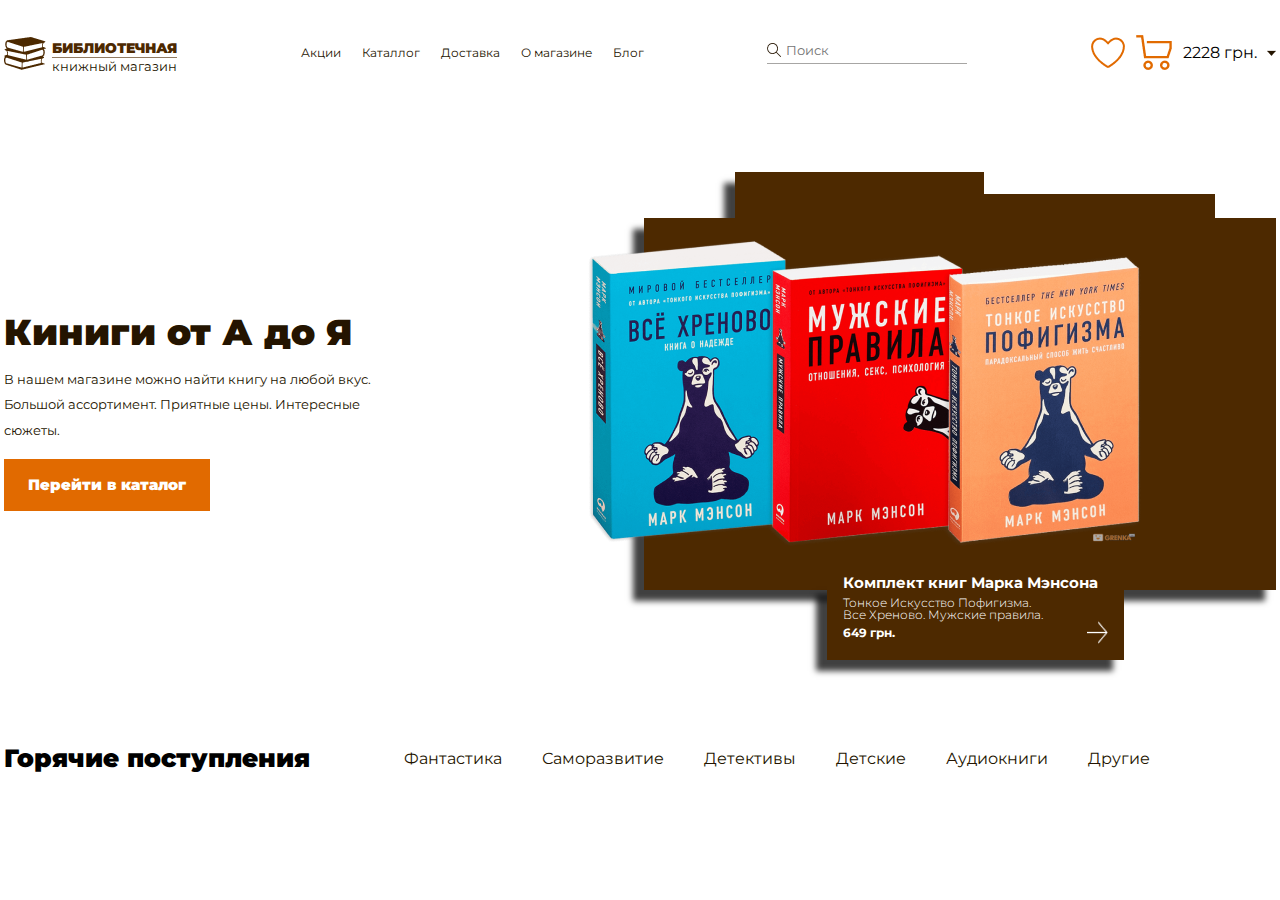
<file: books/index.html>
<!DOCTYPE html>
<html lang="en">
<head>
    <meta charset="UTF-8">
    <meta name="viewport" content="width=device-width, initial-scale=1.0">
    <title>Book Sales. Take it and be SMART</title>
    <link rel="stylesheet" href="style.css">
</head>
<!-- https://www.figma.com/file/aGM7csMvxbgOpqTJ4tcWeu/Landing-page-bookstore-(Community)-(Copy)?node-id=0%3A1&mode=dev -->
<body>
    <header>
        <div class="container">
            <div class="head">
                <div class="logo">
                    <img src="images/logo-img.png" alt="img">
                    <div>
                        <h4>БИБЛИОТЕЧНАЯ</h4>
                        <p>книжный магазин</p>
                    </div>
                    
                </div>
                
                <nav>
                    <a href="#">Акции</a>
                    <a href="#">Каталлог</a>
                    <a href="#">Доставка</a>
                    <a href="#">О магазине</a>
                    <a href="#">Блог</a>
                </nav>
                
                <div class="search">
                    <img src="images/lupa.png" alt="">
                    <input type="text" placeholder="Поиск">
                </div>
                
                <div class="buy">
                    <img src="images/like-img.png" alt="">
                    <img src="images/shopping.png" alt="">
                    <p>2228 грн.</p>
                    <img src="images/arrow-down.png" alt="">
                </div>
            </div>
            
        </div>
    </header>
    <main id="home">
        <div class="container">
            <div class="main-menu">
                <div class="main-text">
                    <h1>Киниги от  А до Я</h1>
                    <p>В нашем магазине можно найти книгу на любой вкус. Большой ассортимент. Приятные цены. Интересные сюжеты.</p>
                    <button>Перейти в каталог</button>
                </div>
        
                <div class="book">
                    <img class="booook" src="images/main-books.png" alt="book">
                    <div class="box1"></div>
                    <div class="box2"></div>
                    <div class="box3"></div>
                    <div class="book-text">
                        <h3>Комплект книг Марка Мэнсона</h3>
                        <p>Тонкое Искусство Пофигизма.
                            Все Хреново. Мужские правила.
                        </p>
                        
                        <div>
                            <h4>649 грн.</h4>
                            <img src="images/vector.png" alt="">
                        </div>
                        
                    </div>
                </div>
            </div>
            
        </div>
        
    </main>

    <section class="hot-sales">
        <div class="container">
            <div class="easy-sales">
                <div class="sales-head">
                    <h1>Горячие поступления  </h1>
                    <div>
                        <a href="#">Фантастика</a>
                        <a href="#">Саморазвитие</a>
                        <a href="#">Детективы</a>
                        <a href="#">Детские</a>
                        <a href="#">Аудиокниги</a>
                        <a href="#">Другие</a>
                    </div>
                </div>
                <div class="pic-books">
                    <div class="box-book"></div>
                    <div class="box-book2"></div>
                    <div class="box-book3"></div>
                    <div class="box-book4"></div>
                    <div class="box-book5"></div>
                </div>
                <div class="line">
                    <div class="big-line">

                    </div>
                </div>
            </div>
        </div>
    </section>
</body>
</html>
</file>
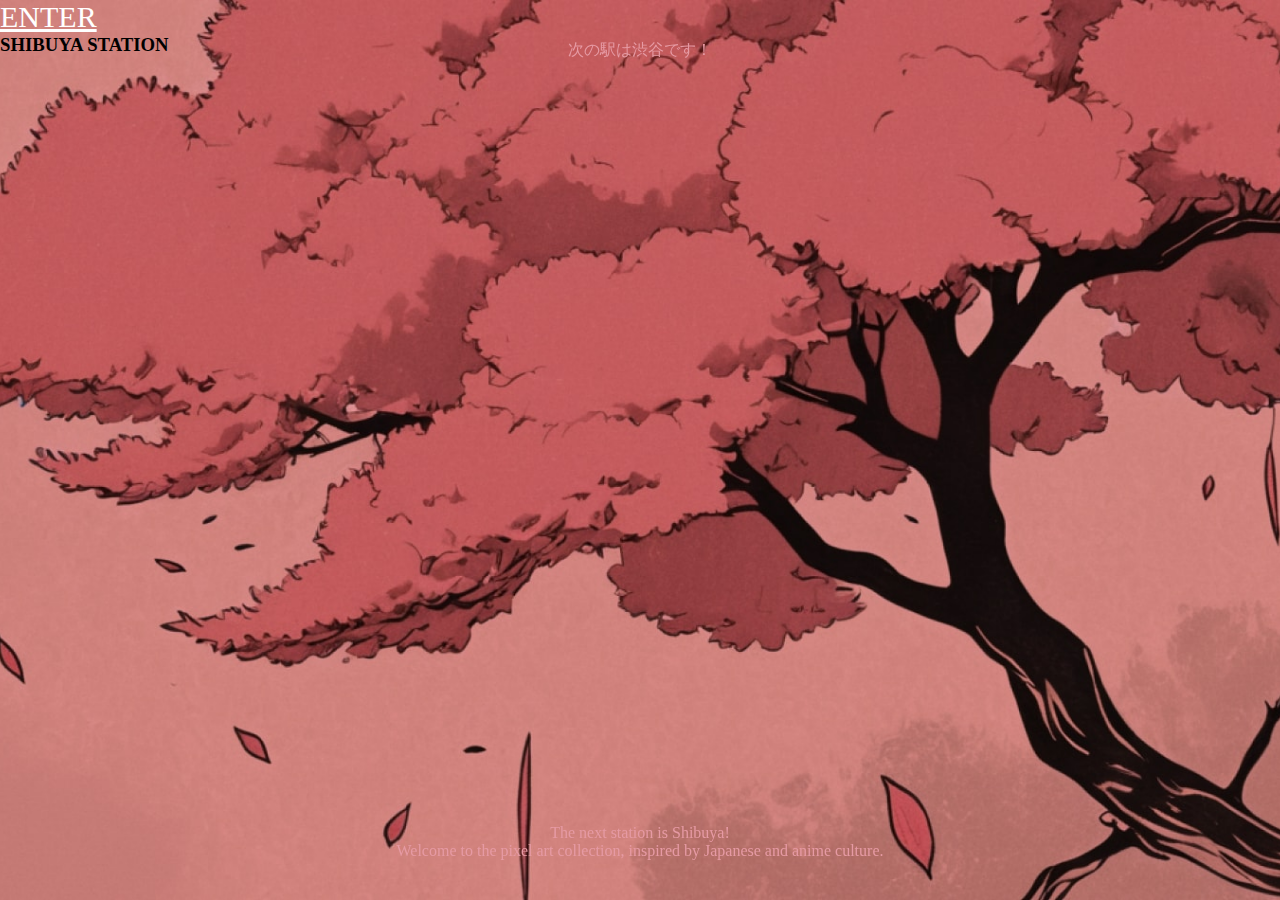
<file: shibuya/index.html>
<!DOCTYPE html>
<html lang="en">
<head>
    <meta charset="UTF-8">
    <meta name="viewport" content="width=device-width, initial-scale=1.0">
    <title>Shibuya</title>
    <link rel="stylesheet" href="css/index.css">
</head>

<!-- https://www.figma.com/design/twMG67vfRi14GKNBRItyl0/SHIBUYA-(Copy)?node-id=0-1&node-type=canvas&t=tPLmn9G1iSSBpMUR-0 -->
<body>
    <header>
        <p>次の駅は渋谷です！</p>
    </header>

    <section>
        <div>
            <a href="#">ENTER</a>
            <h3>SHIBUYA STATION</h3>
        </div>
        
    </section>
    
    <footer>
        <p>The next station is Shibuya! <br> Welcome to the pixel art collection, inspired by Japanese and anime culture.</p>
    </footer>

</body>
</html>
</file>
<file: books/style.css>
@import url('https://fonts.googleapis.com/css2?family=Montserrat:ital,wght@0,100..900;1,100..900&display=swap');
* {
    padding: 0;
    margin: 0;
    box-sizing: border-box;
    font-family: "Montserrat", serif;
}
.container {
    max-width: 1272px;
    margin: 0 auto;
}


.head {
    display: flex;
    justify-content: space-between;
    align-items: center;
    margin-top: 31px;

    .logo {
        display: flex;
        align-items: center;
        gap: 6px;
    
        img {
            width: 42px;
            height: 42px;
        }
        div {
            padding-top: 8px;
        }
        
        h4 {
            text-align: center;
            width: max-content;
            color: #4D2900;
            font-family: "Montserrat", serif;
            font-size: 14px;
            border-bottom: 1px solid #4d29009e;
            font-weight: 900;
        }
    
        p {
            color: #241400;
            font-family: "Montserrat", serif;
            font-size: 13px;
            font-weight: 400;
        }
    }

    nav {
        display: flex;
        gap: 21px;
        a {
            font-family: "Montserrat", serif;
            font-weight: 400;
            font-size: 12px;
            color: #241400;
            text-decoration: none;
            border-bottom: 1px solid transparent;
            transition: .4s;
            -webkit-transition: .4s;
            -moz-transition: .4s;
            -ms-transition: .4s;
            -o-transition: .4s;

            &:hover {
                border-bottom: 1px solid #241400;
            }
}
    }

    .search {
        width: 200px;
        display: flex;
        align-items: center;
        gap: 5px;
        padding-bottom: 5px;
        border-bottom: 1px solid #69676496;

        input {
            outline: none;
            border: none;
            width: 100%;
            background-color: transparent;
        }
    }

    .buy {
        display: flex;
        justify-content: space-between;
        align-items: center;
        gap: 10px;
    }
}

.main-menu {
    display: flex;
    justify-content: space-between;
    align-items: center;
    height: 660px;


    .main-text {
        width: 467px;

        h1 {
            font-family: "Montserrat", serif;
            font-weight: 900;
            font-size: 36px;
            line-height: 70px;
            color: #241400;
        }

        p {
            width: 370px;
            font-family: "Montserrat", serif;
            font-weight: 400;
            font-size: 13px;
            line-height: 25.5px;
            color: #241400;
            margin-bottom: 16px;
        }

        button {
            background-color: #E16A00;
            padding: 11px 24px;
            border: none;
            font-weight: 900;
            font-size: 15px;
            line-height: 30px;
            color: #FFFFFF;
        }
    }
    
    
    .book {
        width: 632px;
        height: 372px;
        background-color: #4D2900;
        position: relative;
        box-shadow: -11px 11px 6px 0px rgba(0,0,0,0.75);
       
        


        .box1 {
            height: 104.6px;
            width: 249.34px;
            background-color: #4D2900;
            position: absolute;
            top: -46px;
            left: 91px;
            box-shadow: -11px 11px 6px 0px rgba(0,0,0,0.75);
            z-index: -1;
        }

        .box2 {
            height: 104.6px;
            width: 249.34px;
            background-color: #4D2900;
            position: absolute;
            top: -24px ;
            left: 322px;
            box-shadow: -11px 11px 6px 0px rgba(0,0,0,0.75);
            z-index: -2 ;
        }

        .box3 {
            width: 297px;
            height: 76px;
            background-color: #4D2900;
            position: absolute;
            top: 366px;
            left: 183px;
            box-shadow: -11px 11px 6px 0px rgba(0,0,0,0.75);
            z-index: 0;
        }
        .booook {
            position: absolute;
            left: -59px;
            top: 17px;
        }
        .book-text {
            color: #ffffff;
            position: absolute;
            top: 350px;
            left: 199px;
            width: 265px;
            
            h3 {
                font-size: 15px;
                font-weight: 700;
                line-height:29.43px;
            }

            h4 {
                font-weight: 700;
                font-size: 12px;
                line-height: 23px;
            }

            p {
                width: 200px;
                font-weight: 300;
                font-size: 12px;
                line-height: 12px;
            }

            div {
                display: flex;
                justify-content: space-between;
            }
        }
    }

}

.sales-head {
    display: flex;
    gap: 94px;
    align-items: center;

    h1 {
        font-weight: 900;
        font-size: 25px;
        line-height: 49px;
    }

    a {
        text-decoration: none;
        color: #241400;
    }

    div {
        display: flex;
        gap: 40px;
    }
}
</file>
<file: shibuya/css/index.css>
* {
    padding: 0;
    margin: 0;
    box-sizing: border-box;
    scroll-behavior: smooth;
}

section {
    width: 100%;
    height: 100dvh;
    background-image: url(../img/bgc-image.jpg);
    background-repeat: no-repeat;
    background-size: cover;
    background-position: center;
    
    div {
        margin: 0 auto;
    }

    a {
        z-index: 2;
        color: #fff;
        font-size: 30px;
    }
}

header, footer {
    padding: 40px;
    background-image: url(https://shibuya-bay.vercel.app/bg-2.png);
    position: fixed;
    width: 100%;
    color: #E69AA4;
    display: flex;
    align-items: center;
    justify-content: center;
    text-align: center;
    transition: 1s;
    transform: translate(0);
    -webkit-transform: translate(0);
    -moz-transform: translate(0);
    -ms-transform: translate(0);
    -o-transform: translate(0);
    -webkit-transition: 1s;
    -moz-transition: 1s;
    -ms-transition: 1s;
    -o-transition: 1s;
}

header {
    top: 0;
}

footer {
    bottom: 0;
}
</file>
